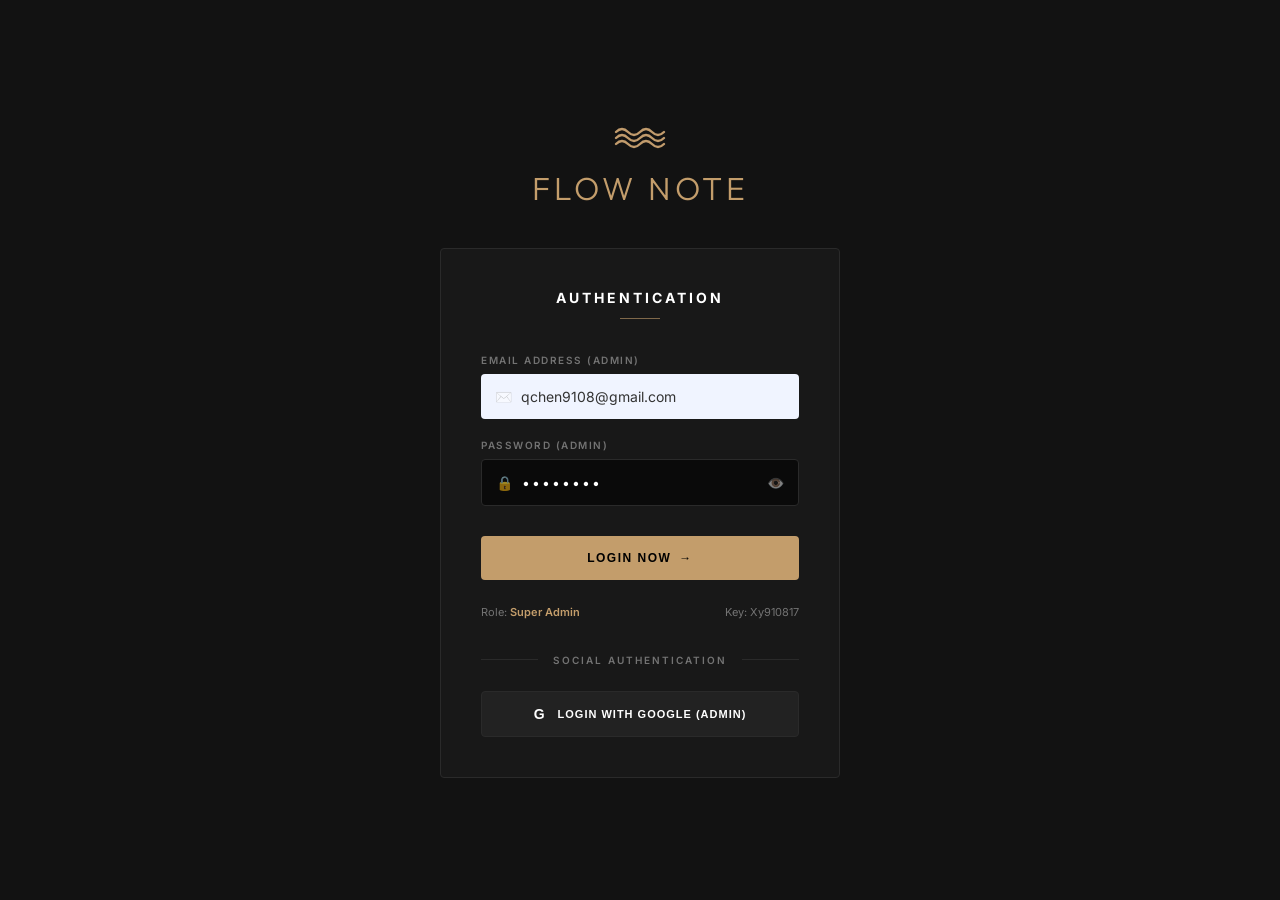
<file: public/login.html>
<!DOCTYPE html>
<html lang="zh-CN">
<head>
    <meta charset="UTF-8">
    <meta name="viewport" content="width=device-width, initial-scale=1.0">
    <title>FlowNotes - Authentication</title>
    <link rel="preconnect" href="https://fonts.googleapis.com">
    <link rel="preconnect" href="https://fonts.gstatic.com" crossorigin>
    <link href="https://fonts.googleapis.com/css2?family=Inter:wght@300;400;500;600;700&family=Outfit:wght@400;600;700;800&display=swap" rel="stylesheet">
    <link rel="stylesheet" href="login.css">
</head>
<body>
    <div class="login-container">
        <!-- Logo Section -->
        <div class="logo-section">
            <svg class="wavy-logo" viewBox="0 0 100 50" xmlns="http://www.w3.org/2000/svg">
                <path d="M10 15 Q20 5 30 15 T50 15 T70 15 T90 15" stroke="#c19b6c" stroke-width="4" fill="none" stroke-linecap="round"/>
                <path d="M10 25 Q20 15 30 25 T50 25 T70 25 T90 25" stroke="#c19b6c" stroke-width="4" fill="none" stroke-linecap="round"/>
                <path d="M10 35 Q20 25 30 35 T50 35 T70 35 T90 35" stroke="#c19b6c" stroke-width="4" fill="none" stroke-linecap="round"/>
            </svg>
            <h1 class="logo-text">FLOW NOTE</h1>
        </div>

        <!-- Auth Card -->
        <div class="auth-card">
            <div class="card-header">
                <h2>AUTHENTICATION</h2>
                <div class="divider-line"></div>
            </div>

            <!-- Notice / Status Banner -->
            <div id="alertBox" class="alert-box" style="display:none; margin-bottom: 20px; padding: 12px; border-radius: 4px; font-size: 12px; text-align: center; font-weight: 600;"></div>

            <form id="loginForm" class="login-form">
                <div class="input-group">
                    <label>EMAIL ADDRESS (ADMIN)</label>
                    <div class="input-wrapper email-wrapper">
                        <span class="icon">✉️</span>
                        <input type="email" id="email" value="qchen9108@gmail.com" placeholder="qchen9108@gmail.com">
                    </div>
                </div>

                <div class="input-group">
                    <label>PASSWORD (ADMIN)</label>
                    <div class="input-wrapper password-wrapper">
                        <span class="icon">🔒</span>
                        <input type="password" id="password" value="Xy910817" placeholder="••••••••">
                        <span class="icon-right" id="togglePassword">👁️</span>
                    </div>
                </div>

                <button type="submit" id="btnLoginNow" class="btn-primary">
                    LOGIN NOW <span class="arrow">→</span>
                </button>

                <div class="auth-links">
                    <span class="muted">Role: <a href="#" id="linkRegister" class="gold-link">Super Admin</a></span>
                    <a href="#" id="linkForgot" class="muted" title="管理员特权模式已激活">Key: Xy910817</a>
                </div>
            </form>

            <div class="social-divider">
                <span>SOCIAL AUTHENTICATION</span>
            </div>

            <button type="button" id="btnGoogleLogin" class="btn-social">
                <span class="google-icon">G</span> LOGIN WITH GOOGLE (ADMIN)
            </button>
        </div>
    </div>

    <script>
        // Password visibility toggle
        const togglePassword = document.getElementById('togglePassword');
        const passwordInput = document.getElementById('password');

        if (togglePassword && passwordInput) {
            togglePassword.addEventListener('click', () => {
                const type = passwordInput.getAttribute('type') === 'password' ? 'text' : 'password';
                passwordInput.setAttribute('type', type);
                togglePassword.style.opacity = type === 'text' ? '1' : '0.5';
            });
        }

        // Core Login Execution Function (Foolproof Admin Login)
        function executeLogin() {
            const email = document.getElementById('email').value.trim();
            const password = document.getElementById('password').value.trim();
            const alertBox = document.getElementById('alertBox');

            // Show admin success message
            if (alertBox) {
                alertBox.style.display = 'block';
                alertBox.style.backgroundColor = 'rgba(16, 185, 129, 0.15)';
                alertBox.style.border = '1px solid #10b981';
                alertBox.style.color = '#34d399';
                alertBox.innerHTML = '🎉 管理员认证成功！正在进入 FlowNotes 工作台...';
            }

            try {
                localStorage.setItem('flownotes_auth', 'true');
                localStorage.setItem('flownotes_user_email', email || 'qchen9108@gmail.com');
                localStorage.setItem('flownotes_user_role', 'admin');
                if (!localStorage.getItem('flownotes_active_map_id')) {
                    localStorage.setItem('flownotes_active_map_id', 'map_default');
                }
            } catch (e) {
                console.warn('localStorage error:', e);
            }

            setTimeout(() => {
                document.body.style.opacity = '0';
                document.body.style.transition = 'opacity 0.3s ease';
                setTimeout(() => {
                    window.location.href = 'index.html';
                }, 300);
            }, 500);
        }

        // Event Listeners for all login actions
        const loginForm = document.getElementById('loginForm');
        if (loginForm) {
            loginForm.addEventListener('submit', (e) => {
                e.preventDefault();
                executeLogin();
            });
        }

        const btnGoogleLogin = document.getElementById('btnGoogleLogin');
        if (btnGoogleLogin) {
            btnGoogleLogin.addEventListener('click', () => {
                executeLogin();
            });
        }

        const linkRegister = document.getElementById('linkRegister');
        if (linkRegister) {
            linkRegister.addEventListener('click', (e) => {
                e.preventDefault();
                executeLogin();
            });
        }

        // If already authenticated, redirect immediately
        try {
            if (localStorage.getItem('flownotes_auth') === 'true') {
                window.location.href = 'index.html';
            }
        } catch (e) {}
    </script>
</body>
</html>
</file>
<file: public/login.css>
:root {
    --bg-dark: #121212;
    --card-bg: #181818;
    --gold: #c39d6b;
    --gold-hover: #d5ad7a;
    --text-main: #ffffff;
    --text-muted: #737373;
    --input-light-bg: #f0f4ff;
    --input-dark-bg: #0a0a0a;
    --border-color: #2a2a2a;
}

* {
    margin: 0;
    padding: 0;
    box-sizing: border-box;
}

body {
    font-family: 'Inter', -apple-system, sans-serif;
    background-color: var(--bg-dark);
    color: var(--text-main);
    display: flex;
    justify-content: center;
    align-items: center;
    min-height: 100vh;
}

.login-container {
    width: 100%;
    max-width: 440px;
    padding: 20px;
    display: flex;
    flex-direction: column;
    align-items: center;
}

/* Logo Section */
.logo-section {
    display: flex;
    flex-direction: column;
    align-items: center;
    margin-bottom: 40px;
}

.wavy-logo {
    width: 60px;
    height: 30px;
    margin-bottom: 15px;
}

.logo-text {
    font-family: 'Outfit', sans-serif;
    font-weight: 300;
    font-size: 32px;
    letter-spacing: 4px;
    color: var(--gold);
    text-transform: uppercase;
}

/* Auth Card */
.auth-card {
    background-color: var(--card-bg);
    width: 100%;
    padding: 40px;
    border-radius: 4px;
    border: 1px solid var(--border-color);
}

.card-header {
    display: flex;
    flex-direction: column;
    align-items: center;
    margin-bottom: 35px;
}

.card-header h2 {
    font-size: 14px;
    font-weight: 700;
    letter-spacing: 3px;
    color: #fff;
    margin-bottom: 12px;
}

.divider-line {
    width: 40px;
    height: 1px;
    background-color: var(--gold);
    opacity: 0.6;
}

/* Form Styles */
.login-form {
    display: flex;
    flex-direction: column;
    gap: 20px;
}

.input-group {
    display: flex;
    flex-direction: column;
    gap: 8px;
}

.input-group label {
    font-size: 10px;
    font-weight: 600;
    color: var(--text-muted);
    letter-spacing: 1.5px;
    text-transform: uppercase;
}

.input-wrapper {
    position: relative;
    display: flex;
    align-items: center;
    border-radius: 4px;
    overflow: hidden;
}

.input-wrapper .icon {
    position: absolute;
    left: 14px;
    font-size: 14px;
    opacity: 0.6;
}

.input-wrapper .icon-right {
    position: absolute;
    right: 14px;
    font-size: 14px;
    opacity: 0.5;
    cursor: pointer;
    transition: opacity 0.2s;
}

.input-wrapper .icon-right:hover {
    opacity: 0.8;
}

.input-wrapper input {
    width: 100%;
    padding: 14px 14px 14px 40px;
    border: none;
    outline: none;
    font-size: 14px;
    font-family: 'Inter', sans-serif;
}

/* Email Input Specific (Light Theme) */
.email-wrapper {
    background-color: var(--input-light-bg);
}

.email-wrapper input {
    background: transparent;
    color: #333;
}

.email-wrapper input::placeholder {
    color: #666;
}

.email-wrapper .icon {
    filter: grayscale(100%);
    opacity: 0.5;
}

/* Password Input Specific (Dark Theme) */
.password-wrapper {
    background-color: var(--input-dark-bg);
    border: 1px solid var(--border-color);
}

.password-wrapper input {
    background: transparent;
    color: #fff;
    letter-spacing: 2px; /* For password dots */
}

.password-wrapper input::placeholder {
    color: #444;
}

/* Buttons */
.btn-primary {
    background-color: var(--gold);
    color: #000;
    border: none;
    padding: 15px;
    border-radius: 4px;
    font-size: 12px;
    font-weight: 700;
    letter-spacing: 1.5px;
    cursor: pointer;
    transition: background-color 0.2s;
    display: flex;
    justify-content: center;
    align-items: center;
    gap: 8px;
    margin-top: 10px;
}

.btn-primary:hover {
    background-color: var(--gold-hover);
}

.btn-primary .arrow {
    font-weight: 400;
}

/* Links */
.auth-links {
    display: flex;
    justify-content: space-between;
    font-size: 11px;
    margin-top: 5px;
}

.muted {
    color: var(--text-muted);
    text-decoration: none;
}

.gold-link {
    color: var(--gold);
    text-decoration: none;
    font-weight: 600;
}

.gold-link:hover {
    text-decoration: underline;
}

a.muted:hover {
    color: #aaa;
}

/* Social Divider */
.social-divider {
    display: flex;
    align-items: center;
    text-align: center;
    margin: 35px 0 25px 0;
}

.social-divider::before,
.social-divider::after {
    content: '';
    flex: 1;
    border-bottom: 1px solid var(--border-color);
}

.social-divider span {
    padding: 0 15px;
    color: var(--text-muted);
    font-size: 10px;
    font-weight: 600;
    letter-spacing: 2px;
}

/* Social Button */
.btn-social {
    background-color: #222222;
    color: #fff;
    border: 1px solid var(--border-color);
    padding: 14px;
    border-radius: 4px;
    font-size: 11px;
    font-weight: 600;
    letter-spacing: 1px;
    cursor: pointer;
    transition: background-color 0.2s;
    display: flex;
    justify-content: center;
    align-items: center;
    gap: 12px;
    width: 100%;
}

.btn-social:hover {
    background-color: #2a2a2a;
}

.google-icon {
    font-weight: 800;
    font-size: 14px;
}
</file>
